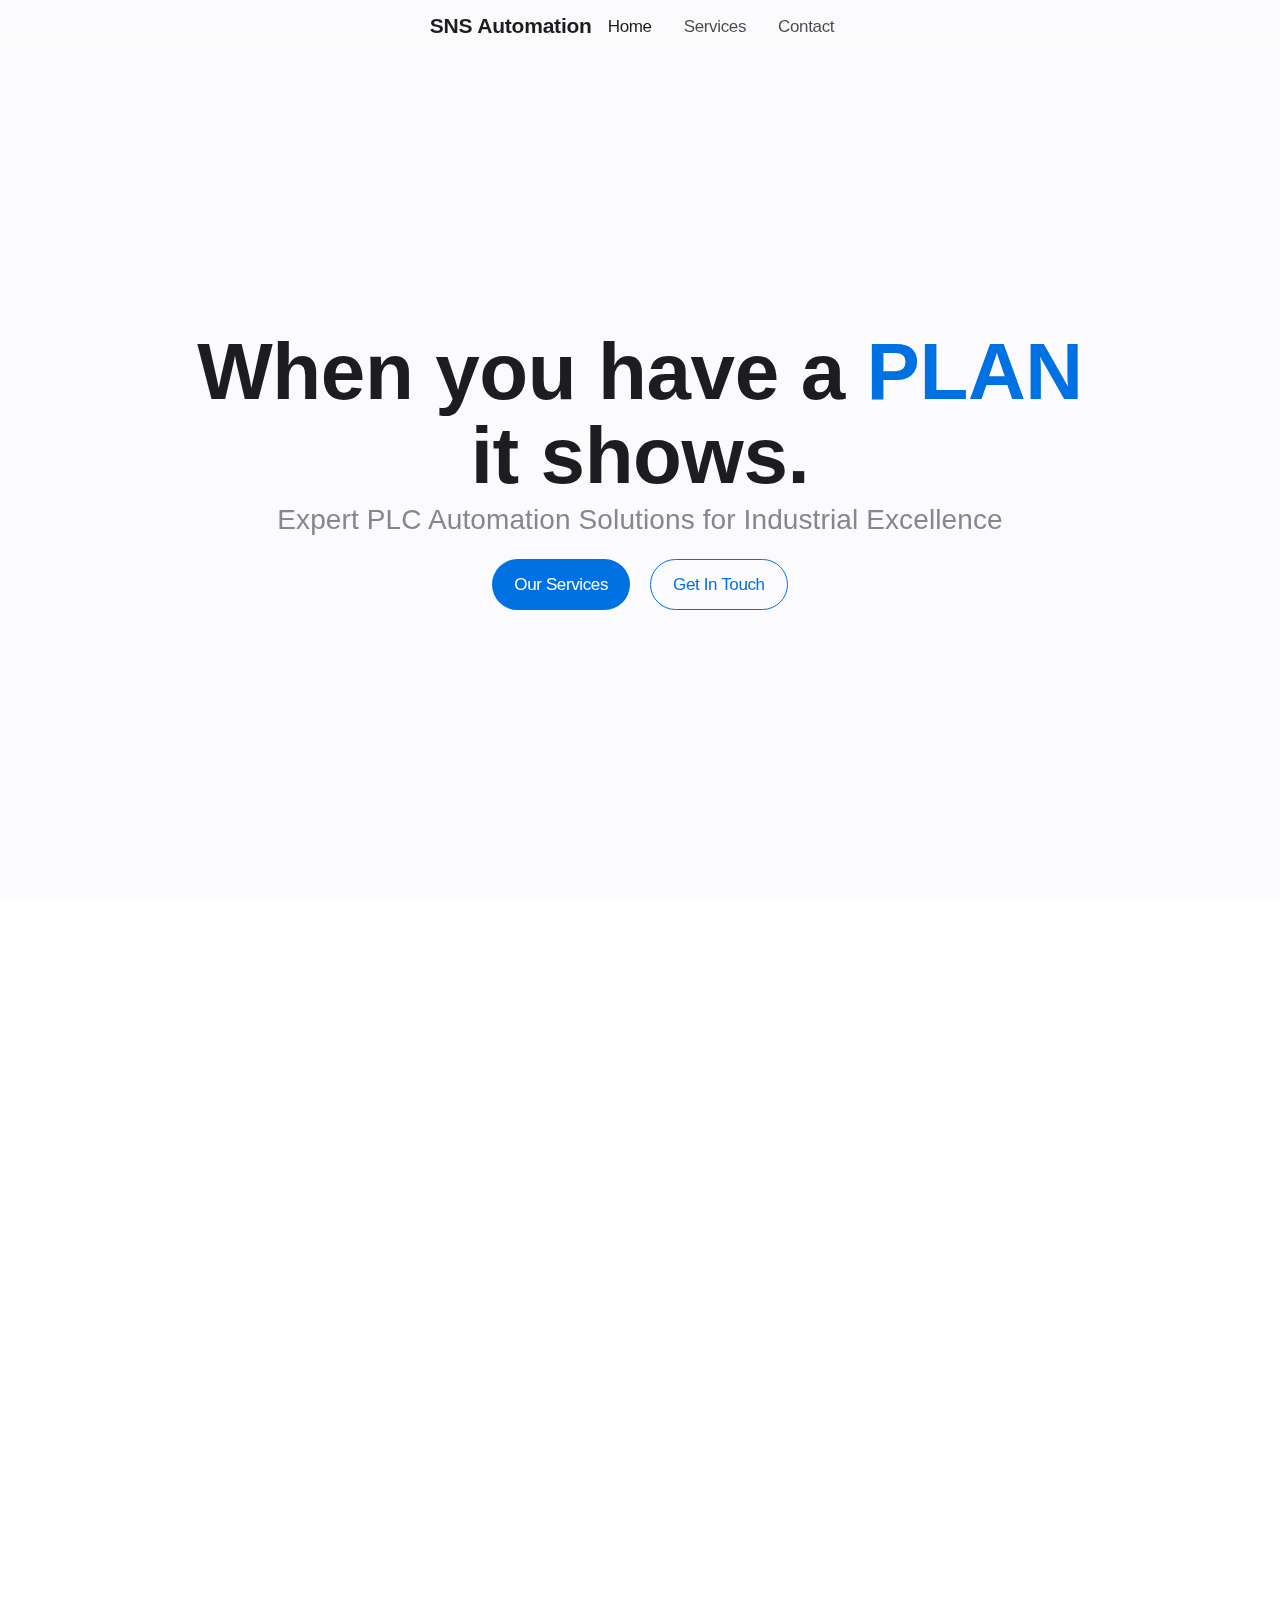
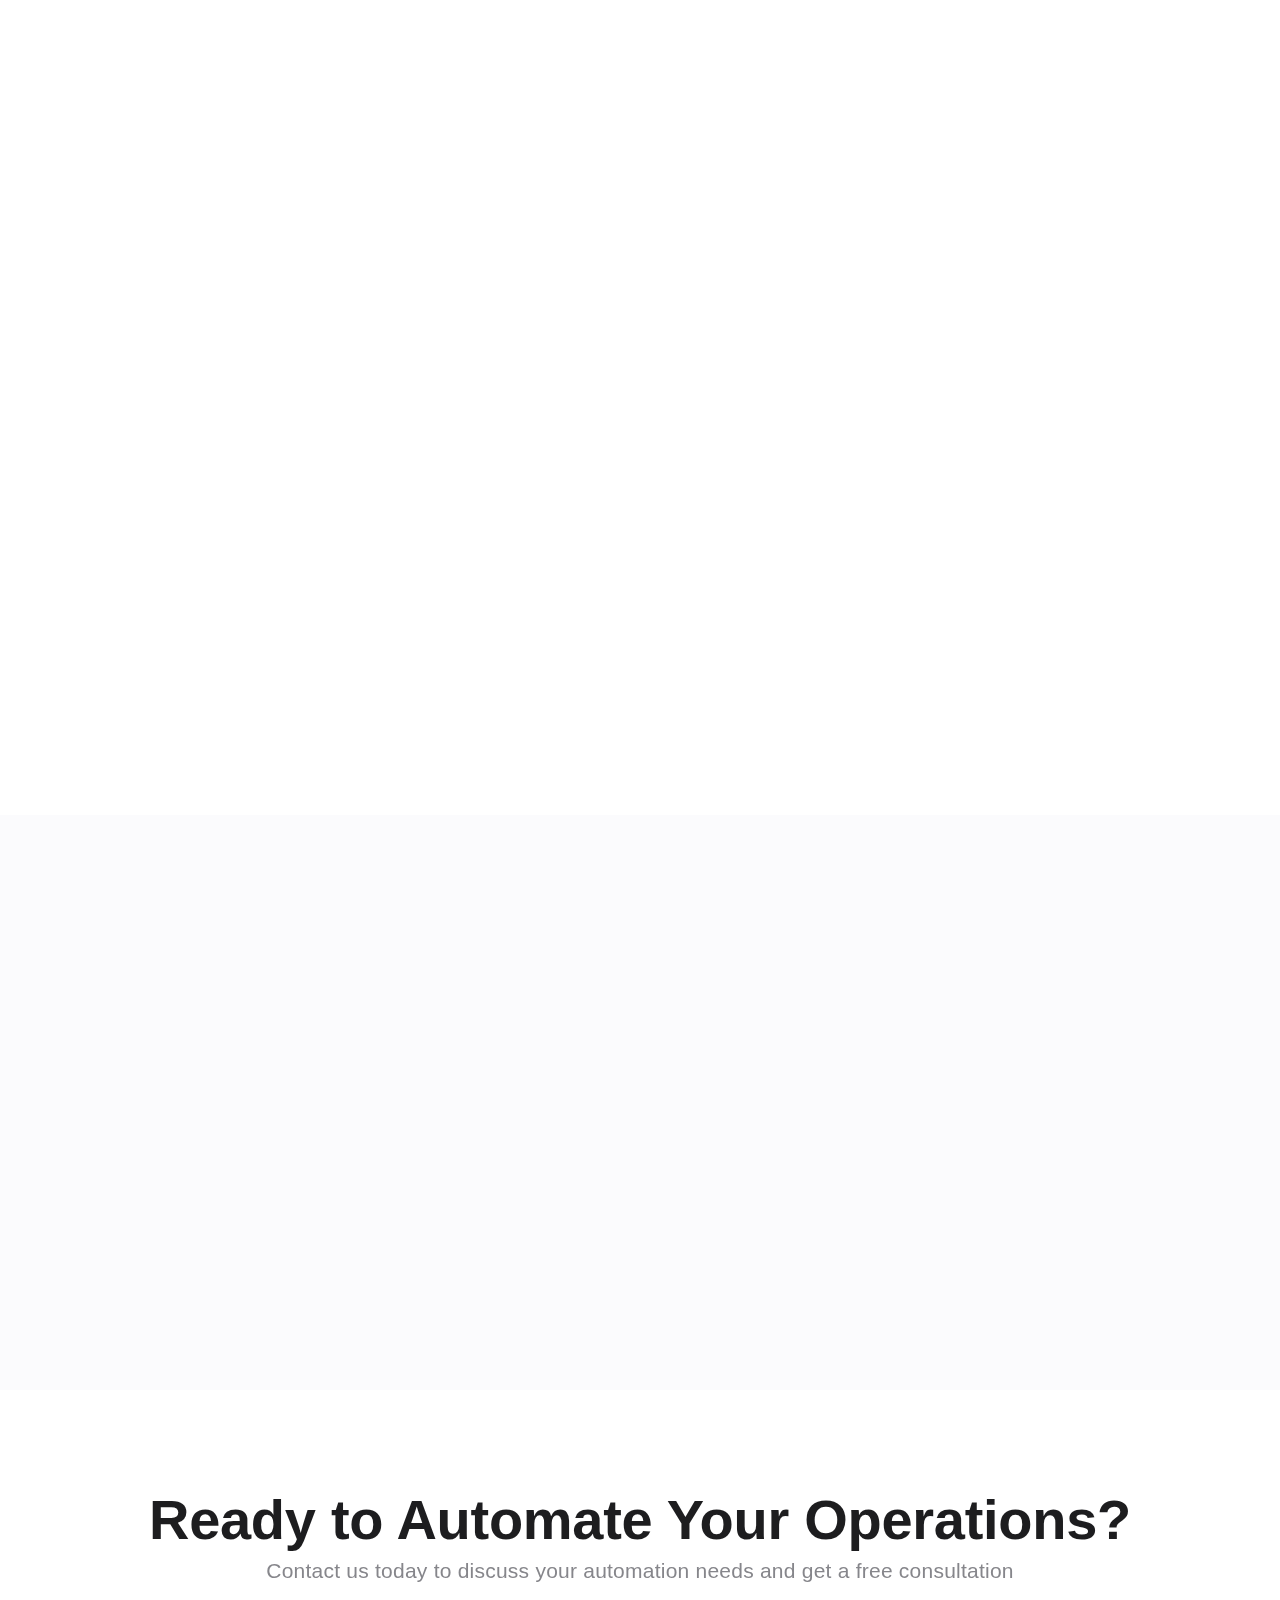
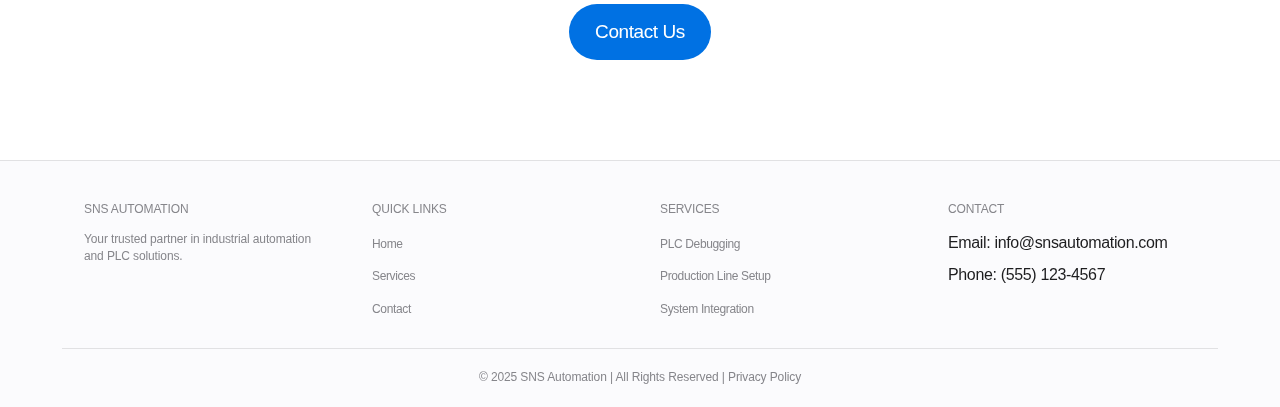
<file: index.html>
<!DOCTYPE html>
<html lang="en">
<head>
    <meta charset="UTF-8">
    <meta name="viewport" content="width=device-width, initial-scale=1.0">
    <title>SNS Automation - Industrial Automation Solutions</title>
    <link rel="stylesheet" href="styles.css">
</head>
<body>
    <!-- Navigation -->
    <nav class="navbar">
        <div class="container">
            <div class="nav-wrapper">
                <div class="logo">
                    <h1>SNS Automation</h1>
                </div>
                <ul class="nav-menu" id="navMenu">
                    <li><a href="index.html" class="active">Home</a></li>
                    <li><a href="services.html">Services</a></li>
                    <li><a href="contact.html">Contact</a></li>
                </ul>
                <div class="hamburger" id="hamburger">
                    <span></span>
                    <span></span>
                    <span></span>
                </div>
            </div>
        </div>
    </nav>

    <!-- Hero Section -->
    <section class="hero">
        <div class="hero-overlay"></div>
        <div class="container">
            <div class="hero-content">
                <h1 class="hero-title">When you have a <span class="highlight">PLAN</span> it shows.</h1>
                <p class="hero-subtitle">Expert PLC Automation Solutions for Industrial Excellence</p>
                <div class="hero-buttons">
                    <a href="services.html" class="btn btn-primary">Our Services</a>
                    <a href="contact.html" class="btn btn-secondary">Get In Touch</a>
                </div>
            </div>
        </div>
    </section>

    <!-- Quick Links -->
    <section class="quick-links">
        <div class="container">
            <div class="quick-links-grid">
                <div class="quick-link-card">
                    <h3>PLC Automation Services</h3>
                    <p>Expert debugging, programming, and system integration</p>
                    <a href="services.html" class="link-arrow">Learn More →</a>
                </div>
                <div class="quick-link-card">
                    <h3>Production Line Setup</h3>
                    <p>Complete automation solutions for your manufacturing needs</p>
                    <a href="services.html" class="link-arrow">Learn More →</a>
                </div>
            </div>
        </div>
    </section>

    <!-- What We Do Section -->
    <section class="what-we-do">
        <div class="container">
            <div class="section-header">
                <h2>What We Do</h2>
                <p class="section-subtitle">Your trusted partner in industrial automation</p>
            </div>
            <div class="services-grid">
                <div class="service-card">
                    <div class="service-icon">⚙️</div>
                    <h3>PLC Automation Debugging</h3>
                    <p>Expert troubleshooting and debugging services for PLC systems. We identify and resolve issues quickly to minimize downtime and maximize efficiency.</p>
                </div>
                <div class="service-card">
                    <div class="service-icon">🏭</div>
                    <h3>Production Line Setup</h3>
                    <p>Complete production line automation using PLC systems. From design to implementation, we ensure seamless integration and optimal performance.</p>
                </div>
                <div class="service-card">
                    <div class="service-icon">🔧</div>
                    <h3>System Integration</h3>
                    <p>Integrate PLC systems with existing equipment and machinery. We ensure all components work together harmoniously for maximum productivity.</p>
                </div>
                <div class="service-card">
                    <div class="service-icon">📊</div>
                    <h3>Program Development</h3>
                    <p>Custom PLC programming tailored to your specific manufacturing requirements. Efficient, reliable, and scalable solutions.</p>
                </div>
                <div class="service-card">
                    <div class="service-icon">🛠️</div>
                    <h3>Maintenance & Support</h3>
                    <p>Ongoing maintenance and technical support to keep your automation systems running smoothly. Preventive maintenance programs available.</p>
                </div>
                <div class="service-card">
                    <div class="service-icon">🎓</div>
                    <h3>Training & Consultation</h3>
                    <p>Comprehensive training programs for your team and expert consultation to help you make informed automation decisions.</p>
                </div>
            </div>
        </div>
    </section>

    <!-- Why Choose Us -->
    <section class="why-choose-us">
        <div class="container">
            <div class="section-header">
                <h2>Why Choose SNS Automation</h2>
            </div>
            <div class="features-grid">
                <div class="feature-item">
                    <h3>Expert Experience</h3>
                    <p>Years of combined experience in industrial automation and PLC systems</p>
                </div>
                <div class="feature-item">
                    <h3>Quality Service</h3>
                    <p>Dedicated to providing the highest quality automation solutions</p>
                </div>
                <div class="feature-item">
                    <h3>Customer Focus</h3>
                    <p>We understand your needs and work as your partner to deliver results</p>
                </div>
                <div class="feature-item">
                    <h3>Reliable Support</h3>
                    <p>Comprehensive support and maintenance to keep you running</p>
                </div>
            </div>
        </div>
    </section>

    <!-- CTA Section -->
    <section class="cta-section">
        <div class="container">
            <div class="cta-content">
                <h2>Ready to Automate Your Operations?</h2>
                <p>Contact us today to discuss your automation needs and get a free consultation</p>
                <a href="contact.html" class="btn btn-primary btn-large">Contact Us</a>
            </div>
        </div>
    </section>

    <!-- Footer -->
    <footer class="footer">
        <div class="container">
            <div class="footer-content">
                <div class="footer-section">
                    <h3>SNS Automation</h3>
                    <p>Your trusted partner in industrial automation and PLC solutions.</p>
                </div>
                <div class="footer-section">
                    <h4>Quick Links</h4>
                    <ul>
                        <li><a href="index.html">Home</a></li>
                        <li><a href="services.html">Services</a></li>
                        <li><a href="contact.html">Contact</a></li>
                    </ul>
                </div>
                <div class="footer-section">
                    <h4>Services</h4>
                    <ul>
                        <li><a href="services.html">PLC Debugging</a></li>
                        <li><a href="services.html">Production Line Setup</a></li>
                        <li><a href="services.html">System Integration</a></li>
                    </ul>
                </div>
                <div class="footer-section">
                    <h4>Contact</h4>
                    <ul>
                        <li>Email: info@snsautomation.com</li>
                        <li>Phone: (555) 123-4567</li>
                    </ul>
                </div>
            </div>
            <div class="footer-bottom">
                <p>&copy; 2025 SNS Automation | All Rights Reserved | Privacy Policy</p>
            </div>
        </div>
    </footer>

    <script src="script.js"></script>
</body>
</html>
</file>
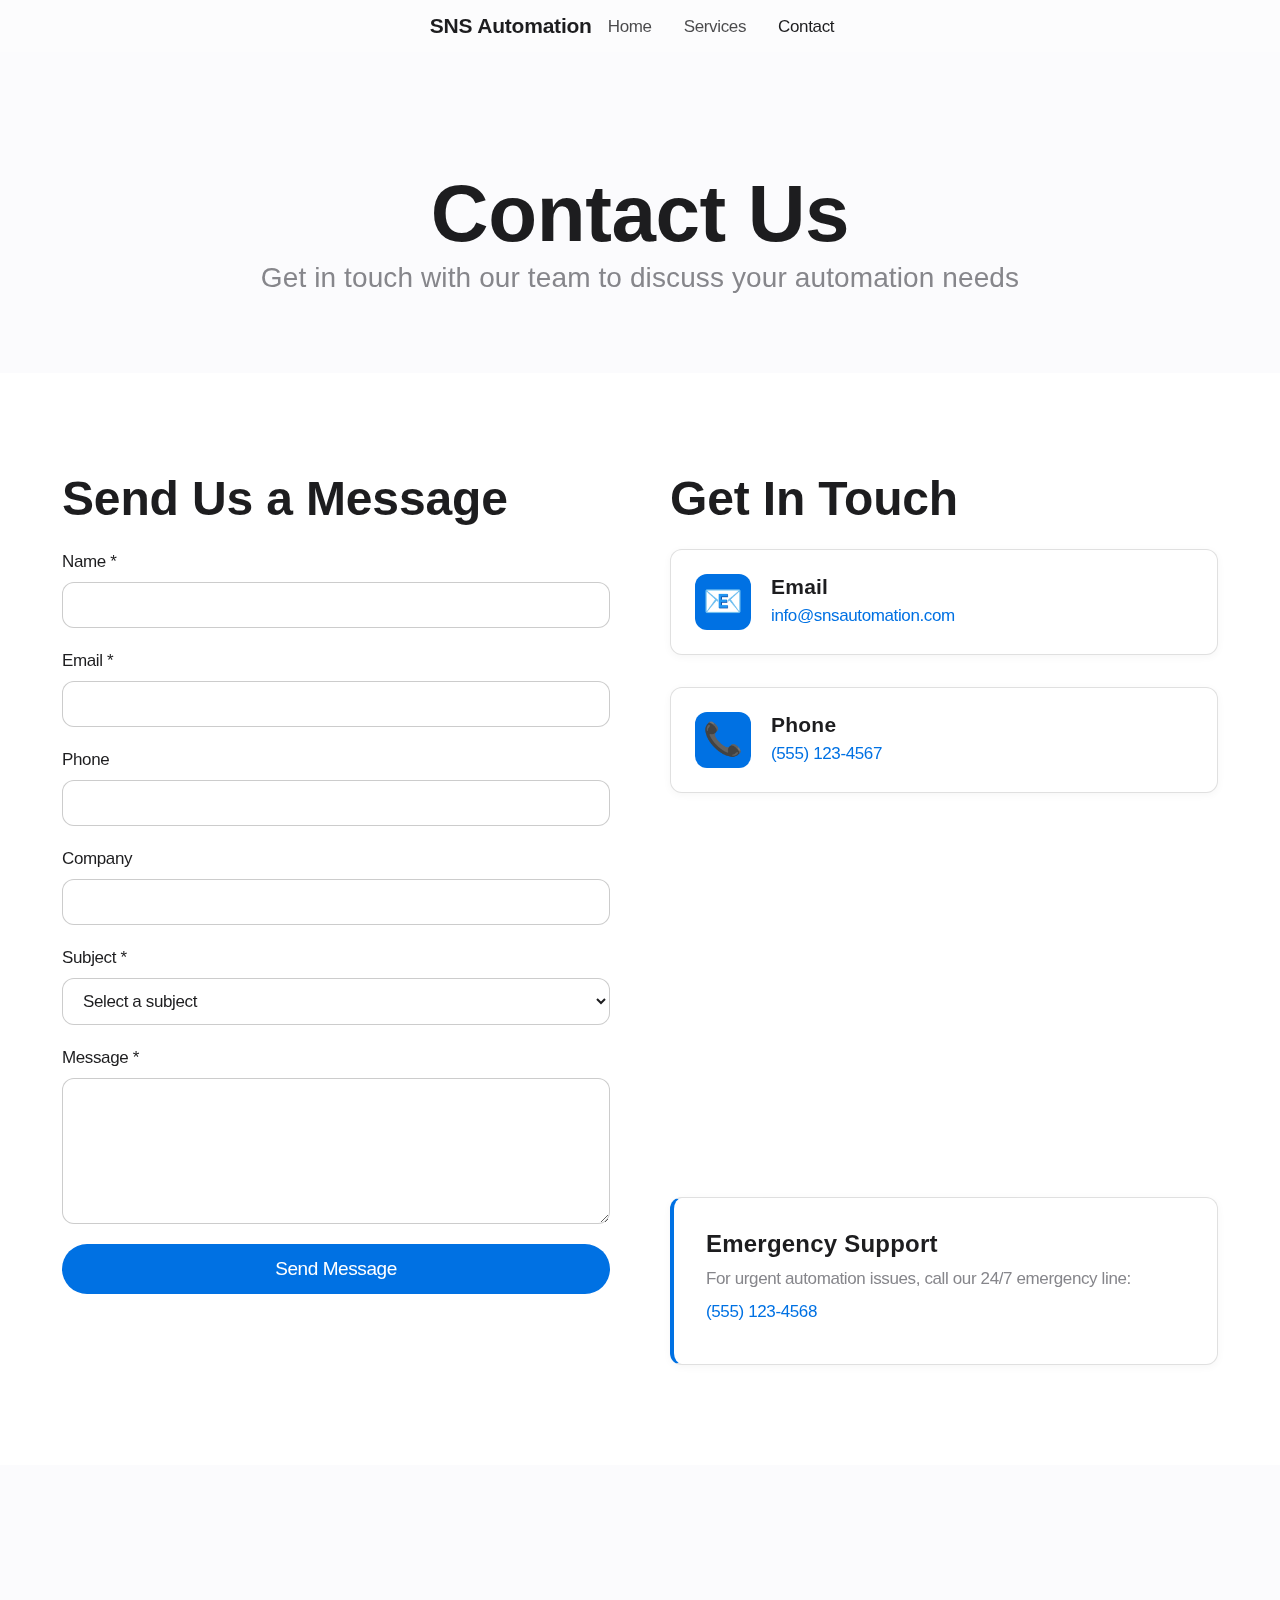
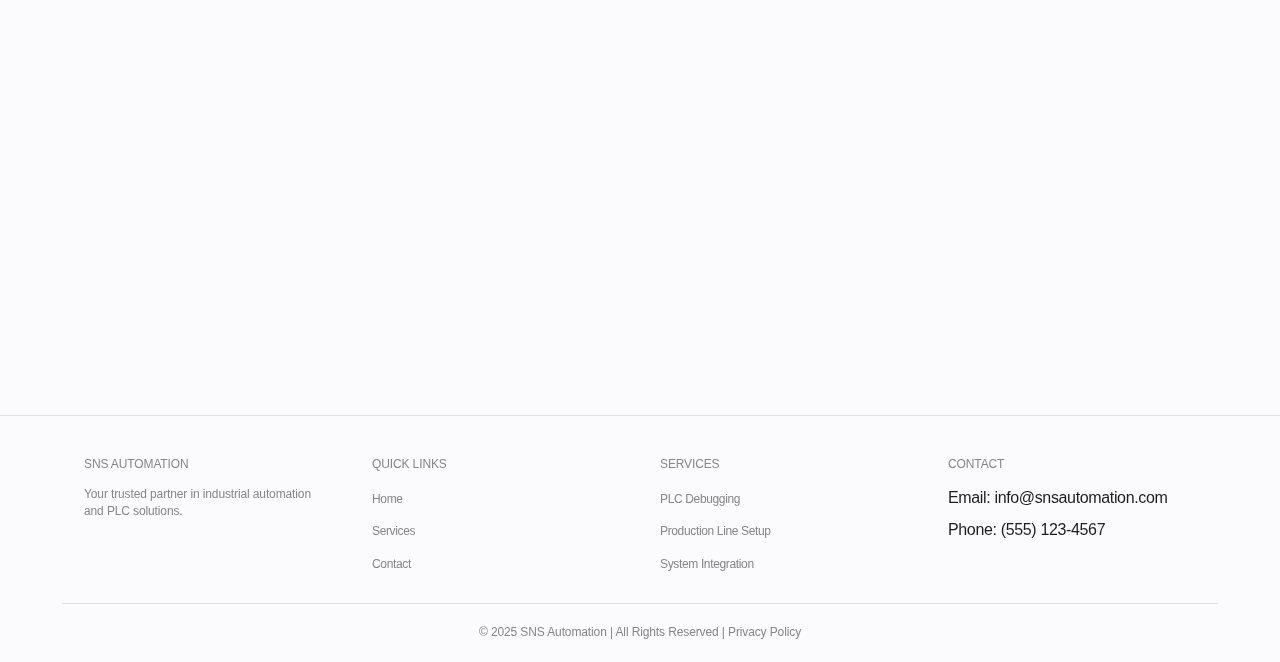
<file: contact.html>
<!DOCTYPE html>
<html lang="en">
<head>
    <meta charset="UTF-8">
    <meta name="viewport" content="width=device-width, initial-scale=1.0">
    <title>Contact Us - SNS Automation</title>
    <link rel="stylesheet" href="styles.css">
</head>
<body>
    <!-- Navigation -->
    <nav class="navbar">
        <div class="container">
            <div class="nav-wrapper">
                <div class="logo">
                    <h1>SNS Automation</h1>
                </div>
                <ul class="nav-menu" id="navMenu">
                    <li><a href="index.html">Home</a></li>
                    <li><a href="services.html">Services</a></li>
                    <li><a href="contact.html" class="active">Contact</a></li>
                </ul>
                <div class="hamburger" id="hamburger">
                    <span></span>
                    <span></span>
                    <span></span>
                </div>
            </div>
        </div>
    </nav>

    <!-- Page Header -->
    <section class="page-header">
        <div class="container">
            <h1>Contact Us</h1>
            <p>Get in touch with our team to discuss your automation needs</p>
        </div>
    </section>

    <!-- Contact Section -->
    <section class="contact-section">
        <div class="container">
            <div class="contact-wrapper">
                <!-- Contact Form -->
                <div class="contact-form-container">
                    <h2>Send Us a Message</h2>
                    <form class="contact-form" id="contactForm">
                        <div class="form-group">
                            <label for="name">Name *</label>
                            <input type="text" id="name" name="name" required>
                        </div>
                        <div class="form-group">
                            <label for="email">Email *</label>
                            <input type="email" id="email" name="email" required>
                        </div>
                        <div class="form-group">
                            <label for="phone">Phone</label>
                            <input type="tel" id="phone" name="phone">
                        </div>
                        <div class="form-group">
                            <label for="company">Company</label>
                            <input type="text" id="company" name="company">
                        </div>
                        <div class="form-group">
                            <label for="subject">Subject *</label>
                            <select id="subject" name="subject" required>
                                <option value="">Select a subject</option>
                                <option value="plc-debugging">PLC Automation Debugging</option>
                                <option value="production-setup">Production Line Setup</option>
                                <option value="system-integration">System Integration</option>
                                <option value="maintenance">Maintenance & Support</option>
                                <option value="training">Training & Consultation</option>
                                <option value="other">Other</option>
                            </select>
                        </div>
                        <div class="form-group">
                            <label for="message">Message *</label>
                            <textarea id="message" name="message" rows="6" required></textarea>
                        </div>
                        <button type="submit" class="btn btn-primary btn-large">Send Message</button>
                    </form>
                    <div id="formMessage" class="form-message"></div>
                </div>

                <!-- Contact Info -->
                <div class="contact-info-container">
                    <h2>Get In Touch</h2>
                    <div class="contact-info">
                        <div class="contact-info-item">
                            <div class="contact-icon">📧</div>
                            <div class="contact-details">
                                <h3>Email</h3>
                                <p><a href="mailto:info@snsautomation.com">info@snsautomation.com</a></p>
                            </div>
                        </div>
                        <div class="contact-info-item">
                            <div class="contact-icon">📞</div>
                            <div class="contact-details">
                                <h3>Phone</h3>
                                <p><a href="tel:+15551234567">(555) 123-4567</a></p>
                            </div>
                        </div>
                        <div class="contact-info-item">
                            <div class="contact-icon">📍</div>
                            <div class="contact-details">
                                <h3>Address</h3>
                                <p>123 Automation Drive<br>Industrial Park, ON<br>Canada</p>
                            </div>
                        </div>
                        <div class="contact-info-item">
                            <div class="contact-icon">🕒</div>
                            <div class="contact-details">
                                <h3>Business Hours</h3>
                                <p>Monday - Friday: 8:00 AM - 6:00 PM<br>Saturday: 9:00 AM - 1:00 PM<br>Sunday: Closed</p>
                            </div>
                        </div>
                    </div>

                    <div class="emergency-contact">
                        <h3>Emergency Support</h3>
                        <p>For urgent automation issues, call our 24/7 emergency line:</p>
                        <p class="emergency-phone"><a href="tel:+15551234568">(555) 123-4568</a></p>
                    </div>
                </div>
            </div>
        </div>
    </section>

    <!-- Why Contact Us -->
    <section class="why-contact">
        <div class="container">
            <div class="section-header">
                <h2>Why Contact SNS Automation?</h2>
            </div>
            <div class="benefits-grid">
                <div class="benefit-card">
                    <h3>Free Consultation</h3>
                    <p>Discuss your automation needs with our experts at no cost</p>
                </div>
                <div class="benefit-card">
                    <h3>Quick Response</h3>
                    <p>We respond to all inquiries within 24 hours</p>
                </div>
                <div class="benefit-card">
                    <h3>Expert Advice</h3>
                    <p>Get professional recommendations tailored to your industry</p>
                </div>
                <div class="benefit-card">
                    <h3>Custom Solutions</h3>
                    <p>We design solutions specifically for your requirements</p>
                </div>
            </div>
        </div>
    </section>

    <!-- Footer -->
    <footer class="footer">
        <div class="container">
            <div class="footer-content">
                <div class="footer-section">
                    <h3>SNS Automation</h3>
                    <p>Your trusted partner in industrial automation and PLC solutions.</p>
                </div>
                <div class="footer-section">
                    <h4>Quick Links</h4>
                    <ul>
                        <li><a href="index.html">Home</a></li>
                        <li><a href="services.html">Services</a></li>
                        <li><a href="contact.html">Contact</a></li>
                    </ul>
                </div>
                <div class="footer-section">
                    <h4>Services</h4>
                    <ul>
                        <li><a href="services.html">PLC Debugging</a></li>
                        <li><a href="services.html">Production Line Setup</a></li>
                        <li><a href="services.html">System Integration</a></li>
                    </ul>
                </div>
                <div class="footer-section">
                    <h4>Contact</h4>
                    <ul>
                        <li>Email: info@snsautomation.com</li>
                        <li>Phone: (555) 123-4567</li>
                    </ul>
                </div>
            </div>
            <div class="footer-bottom">
                <p>&copy; 2025 SNS Automation | All Rights Reserved | Privacy Policy</p>
            </div>
        </div>
    </footer>

    <script src="script.js"></script>
</body>
</html>
</file>
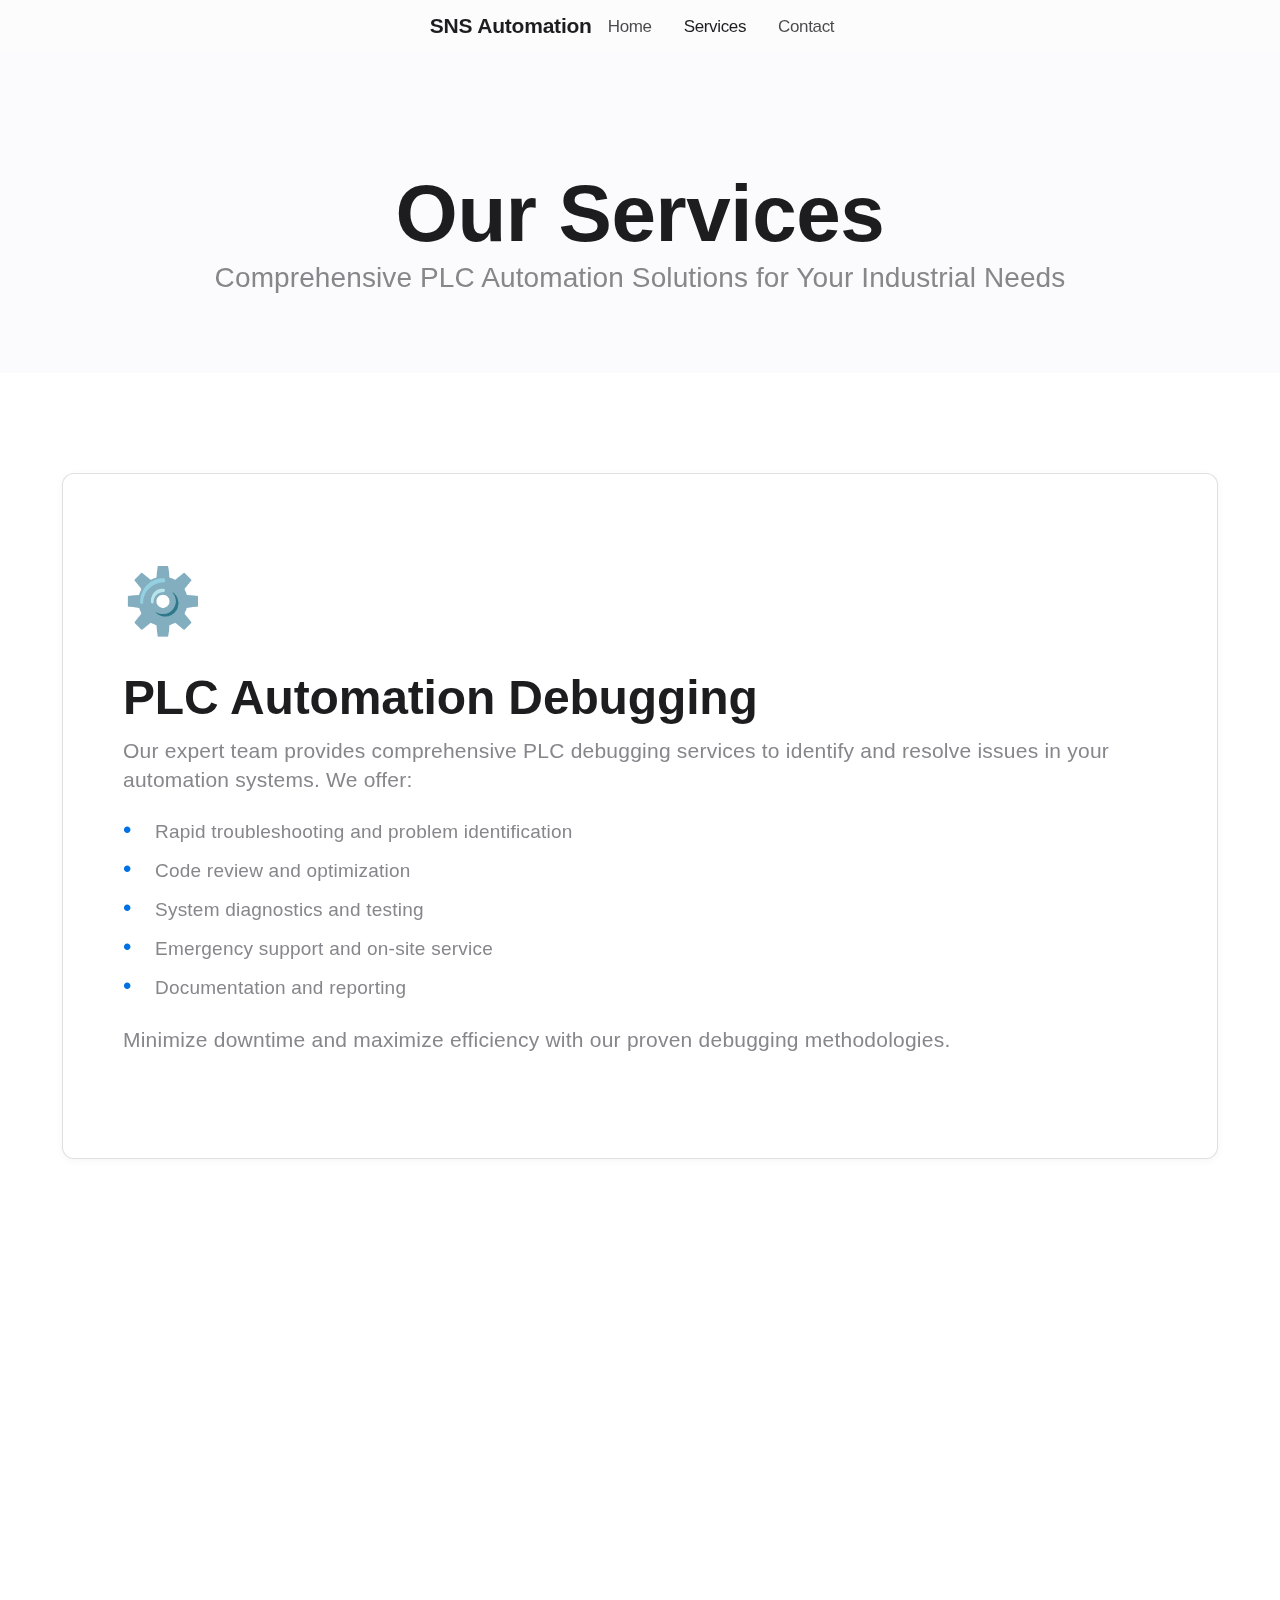
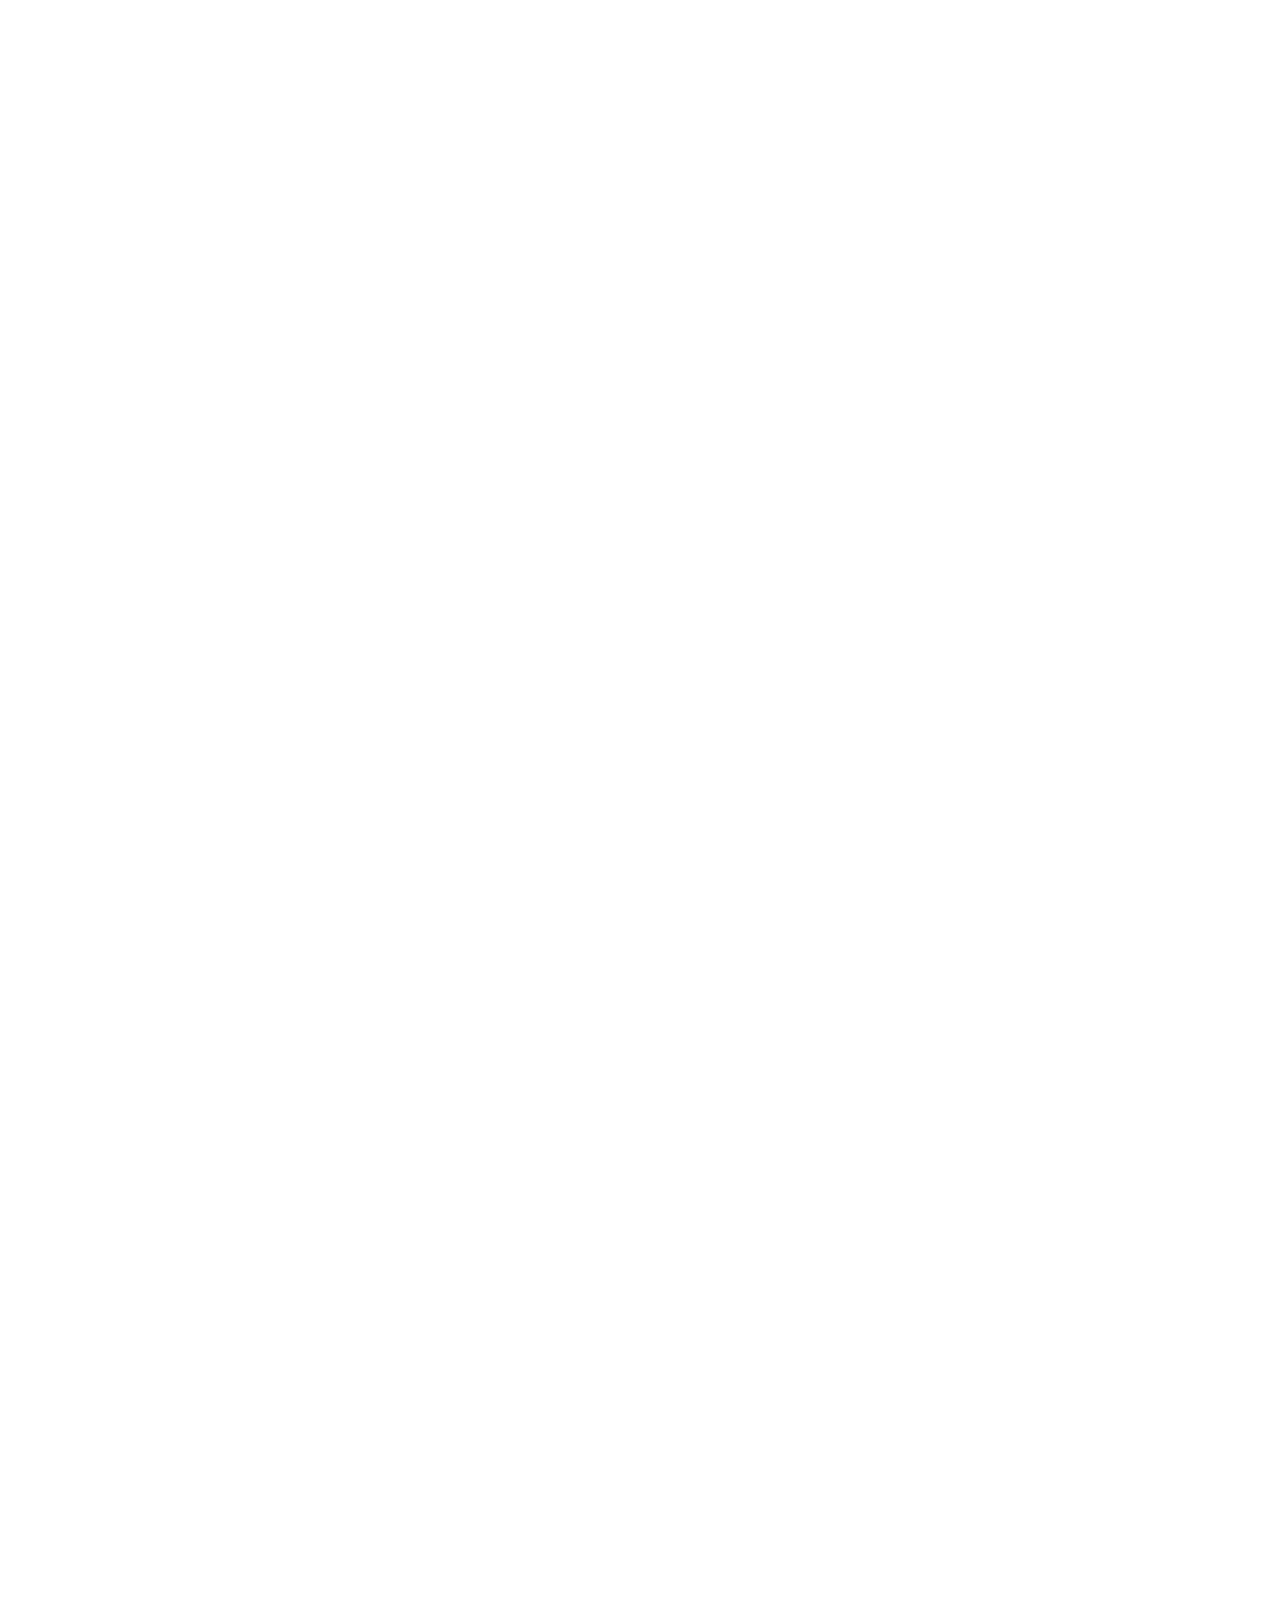
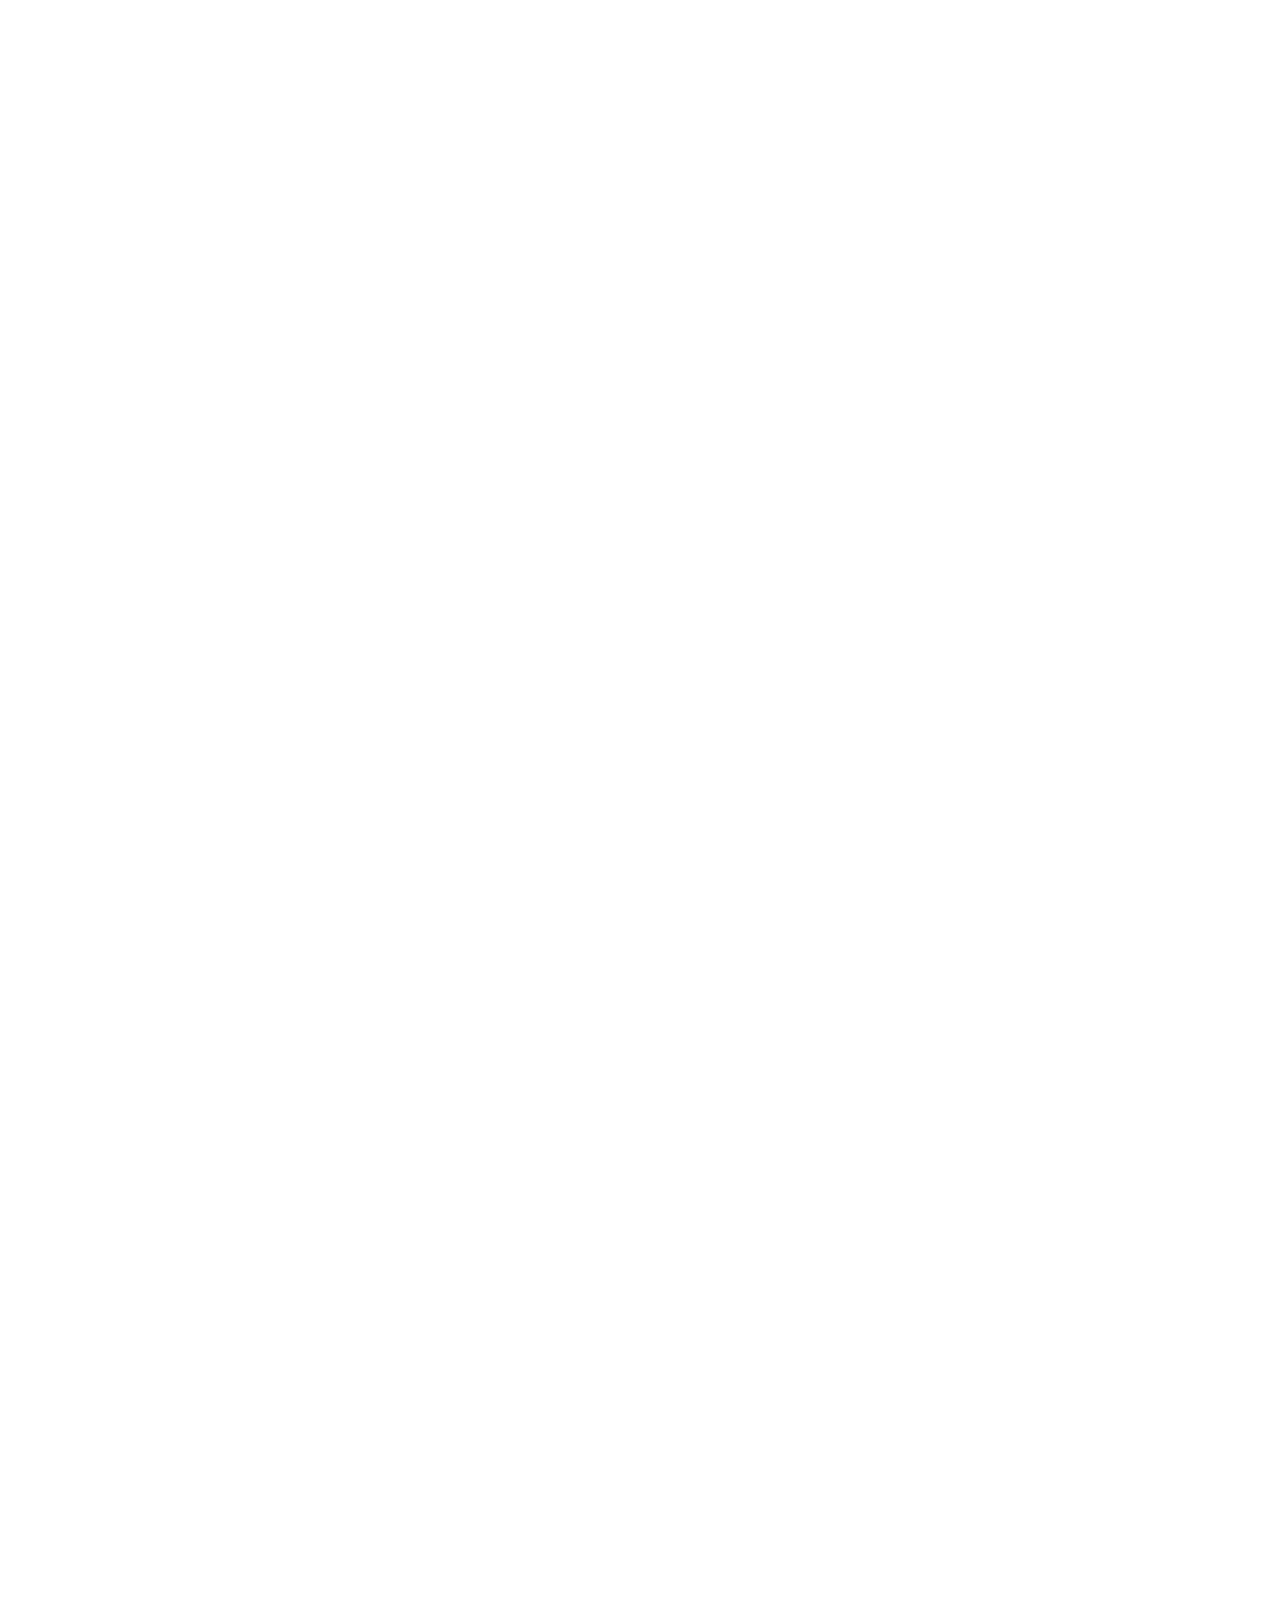
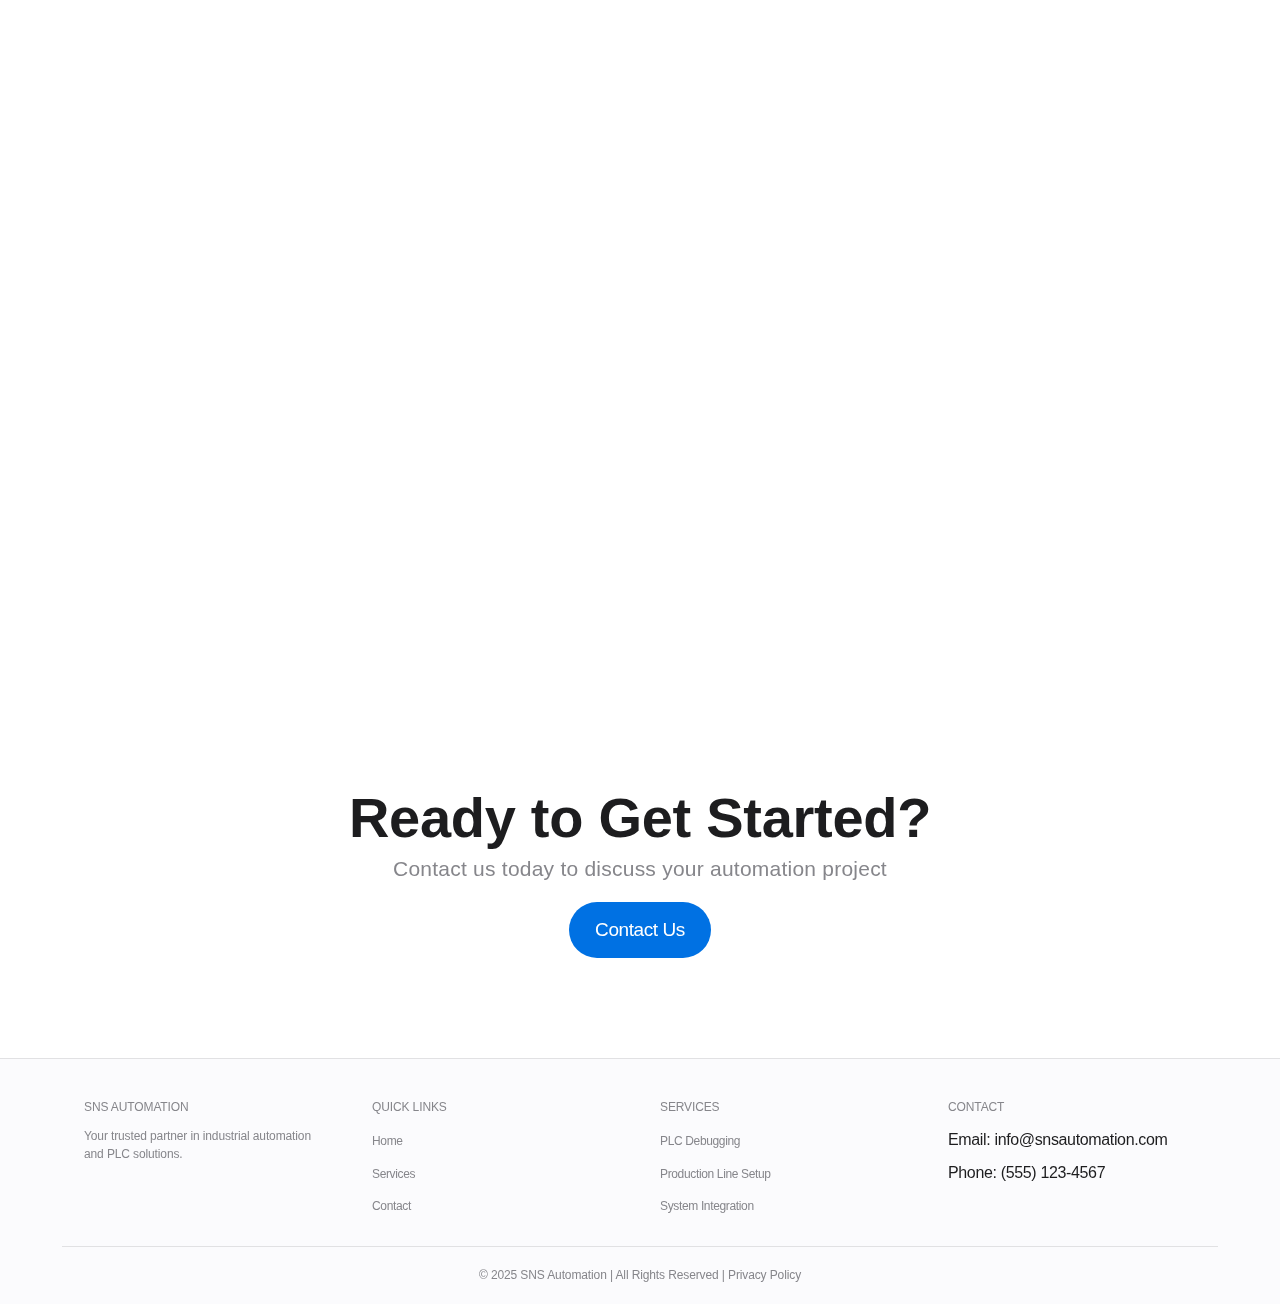
<file: services.html>
<!DOCTYPE html>
<html lang="en">
<head>
    <meta charset="UTF-8">
    <meta name="viewport" content="width=device-width, initial-scale=1.0">
    <title>Services - SNS Automation</title>
    <link rel="stylesheet" href="styles.css">
</head>
<body>
    <!-- Navigation -->
    <nav class="navbar">
        <div class="container">
            <div class="nav-wrapper">
                <div class="logo">
                    <h1>SNS Automation</h1>
                </div>
                <ul class="nav-menu" id="navMenu">
                    <li><a href="index.html">Home</a></li>
                    <li><a href="services.html" class="active">Services</a></li>
                    <li><a href="contact.html">Contact</a></li>
                </ul>
                <div class="hamburger" id="hamburger">
                    <span></span>
                    <span></span>
                    <span></span>
                </div>
            </div>
        </div>
    </nav>

    <!-- Page Header -->
    <section class="page-header">
        <div class="container">
            <h1>Our Services</h1>
            <p>Comprehensive PLC Automation Solutions for Your Industrial Needs</p>
        </div>
    </section>

    <!-- Services Detail Section -->
    <section class="services-detail">
        <div class="container">
            <div class="service-detail-grid">
                <div class="service-detail-card">
                    <div class="service-detail-icon">⚙️</div>
                    <h2>PLC Automation Debugging</h2>
                    <p>Our expert team provides comprehensive PLC debugging services to identify and resolve issues in your automation systems. We offer:</p>
                    <ul>
                        <li>Rapid troubleshooting and problem identification</li>
                        <li>Code review and optimization</li>
                        <li>System diagnostics and testing</li>
                        <li>Emergency support and on-site service</li>
                        <li>Documentation and reporting</li>
                    </ul>
                    <p>Minimize downtime and maximize efficiency with our proven debugging methodologies.</p>
                </div>

                <div class="service-detail-card">
                    <div class="service-detail-icon">🏭</div>
                    <h2>Production Line Setup Using PLC Automation</h2>
                    <p>Complete production line automation solutions from concept to implementation. Our services include:</p>
                    <ul>
                        <li>System design and engineering</li>
                        <li>PLC programming and configuration</li>
                        <li>Equipment integration and commissioning</li>
                        <li>HMI/SCADA system development</li>
                        <li>Testing and validation</li>
                        <li>Training and documentation</li>
                    </ul>
                    <p>We work closely with you to design and implement automation solutions that meet your specific production requirements.</p>
                </div>

                <div class="service-detail-card">
                    <div class="service-detail-icon">🔧</div>
                    <h2>System Integration</h2>
                    <p>Seamlessly integrate PLC systems with your existing equipment and machinery. Services include:</p>
                    <ul>
                        <li>Legacy system integration</li>
                        <li>Multi-vendor equipment connectivity</li>
                        <li>Network configuration and setup</li>
                        <li>Data acquisition and monitoring</li>
                        <li>Protocol conversion and communication</li>
                    </ul>
                </div>

                <div class="service-detail-card">
                    <div class="service-detail-icon">📊</div>
                    <h2>Custom Program Development</h2>
                    <p>Tailored PLC programming solutions designed specifically for your manufacturing processes:</p>
                    <ul>
                        <li>Custom logic development</li>
                        <li>Sequential and batch control programming</li>
                        <li>Motion control and robotics integration</li>
                        <li>Safety system programming</li>
                        <li>Quality control and inspection systems</li>
                    </ul>
                </div>

                <div class="service-detail-card">
                    <div class="service-detail-icon">🛠️</div>
                    <h2>Maintenance & Support</h2>
                    <p>Keep your automation systems running smoothly with our comprehensive maintenance services:</p>
                    <ul>
                        <li>Preventive maintenance programs</li>
                        <li>24/7 emergency support</li>
                        <li>Remote monitoring and diagnostics</li>
                        <li>System upgrades and modernization</li>
                        <li>Spare parts management</li>
                    </ul>
                </div>

                <div class="service-detail-card">
                    <div class="service-detail-icon">🎓</div>
                    <h2>Training & Consultation</h2>
                    <p>Empower your team with knowledge and expert guidance:</p>
                    <ul>
                        <li>PLC programming training</li>
                        <li>System operation and maintenance training</li>
                        <li>Automation strategy consultation</li>
                        <li>Technology assessment and recommendations</li>
                        <li>ROI analysis and feasibility studies</li>
                    </ul>
                </div>
            </div>
        </div>
    </section>

    <!-- Industries Section -->
    <section class="industries">
        <div class="container">
            <div class="section-header">
                <h2>Industries We Serve</h2>
                <p class="section-subtitle">Expert automation solutions across various industries</p>
            </div>
            <div class="industries-grid">
                <div class="industry-card">
                    <h3>Manufacturing</h3>
                    <p>Automation solutions for manufacturing processes</p>
                </div>
                <div class="industry-card">
                    <h3>Food & Beverage</h3>
                    <p>Production line automation for food processing</p>
                </div>
                <div class="industry-card">
                    <h3>Pharmaceutical</h3>
                    <p>Precision automation for pharmaceutical production</p>
                </div>
                <div class="industry-card">
                    <h3>Automotive</h3>
                    <p>Assembly line and testing automation</p>
                </div>
                <div class="industry-card">
                    <h3>Packaging</h3>
                    <p>Automated packaging and material handling</p>
                </div>
                <div class="industry-card">
                    <h3>Chemical</h3>
                    <p>Process control and safety automation</p>
                </div>
            </div>
        </div>
    </section>

    <!-- CTA Section -->
    <section class="cta-section">
        <div class="container">
            <div class="cta-content">
                <h2>Ready to Get Started?</h2>
                <p>Contact us today to discuss your automation project</p>
                <a href="contact.html" class="btn btn-primary btn-large">Contact Us</a>
            </div>
        </div>
    </section>

    <!-- Footer -->
    <footer class="footer">
        <div class="container">
            <div class="footer-content">
                <div class="footer-section">
                    <h3>SNS Automation</h3>
                    <p>Your trusted partner in industrial automation and PLC solutions.</p>
                </div>
                <div class="footer-section">
                    <h4>Quick Links</h4>
                    <ul>
                        <li><a href="index.html">Home</a></li>
                        <li><a href="services.html">Services</a></li>
                        <li><a href="contact.html">Contact</a></li>
                    </ul>
                </div>
                <div class="footer-section">
                    <h4>Services</h4>
                    <ul>
                        <li><a href="services.html">PLC Debugging</a></li>
                        <li><a href="services.html">Production Line Setup</a></li>
                        <li><a href="services.html">System Integration</a></li>
                    </ul>
                </div>
                <div class="footer-section">
                    <h4>Contact</h4>
                    <ul>
                        <li>Email: info@snsautomation.com</li>
                        <li>Phone: (555) 123-4567</li>
                    </ul>
                </div>
            </div>
            <div class="footer-bottom">
                <p>&copy; 2025 SNS Automation | All Rights Reserved | Privacy Policy</p>
            </div>
        </div>
    </footer>

    <script src="script.js"></script>
</body>
</html>
</file>
<file: styles.css>
/* Apple-Inspired Premium Design */
* {
    margin: 0;
    padding: 0;
    box-sizing: border-box;
}

:root {
    --apple-black: #1d1d1f;
    --apple-gray: #86868b;
    --apple-light-gray: #f5f5f7;
    --apple-blue: #0071e3;
    --apple-blue-hover: #0077ed;
    --text-primary: #1d1d1f;
    --text-secondary: #86868b;
    --bg-white: #ffffff;
    --bg-light: #fbfbfd;
}

html {
    scroll-behavior: smooth;
    -webkit-font-smoothing: antialiased;
    -moz-osx-font-smoothing: grayscale;
}

body {
    font-family: -apple-system, BlinkMacSystemFont, 'SF Pro Display', 'SF Pro Text', 'Helvetica Neue', Helvetica, Arial, sans-serif;
    line-height: 1.47059;
    font-weight: 400;
    letter-spacing: -0.022em;
    color: var(--text-primary);
    background-color: var(--bg-white);
    overflow-x: hidden;
}

.container {
    max-width: 1200px;
    margin: 0 auto;
    padding: 0 22px;
}

/* Navigation - Apple Style */
.navbar {
    background-color: rgba(251, 251, 253, 0.8);
    backdrop-filter: saturate(180%) blur(20px);
    -webkit-backdrop-filter: saturate(180%) blur(20px);
    position: fixed;
    top: 0;
    left: 0;
    right: 0;
    z-index: 1000;
    padding: 0;
    height: 52px;
    display: flex;
    align-items: center;
    transition: background-color 0.3s ease;
}

.navbar.scrolled {
    background-color: rgba(251, 251, 253, 0.95);
    box-shadow: 0 1px 0 rgba(0, 0, 0, 0.05);
}

.nav-wrapper {
    display: flex;
    justify-content: space-between;
    align-items: center;
    width: 100%;
    max-width: 1200px;
    margin: 0 auto;
    padding: 0 22px;
}

.logo {
    flex: 0 0 auto;
}

.logo h1 {
    font-size: 21px;
    font-weight: 600;
    color: var(--text-primary);
    letter-spacing: -0.01em;
    margin: 0;
    white-space: nowrap;
}

.nav-menu {
    display: flex;
    list-style: none;
    gap: 0;
    align-items: center;
    margin: 0;
    padding: 0;
    flex: 0 0 auto;
    margin-left: auto;
}

.nav-menu li {
    margin: 0;
}

.nav-menu a {
    text-decoration: none;
    color: var(--text-primary);
    font-size: 17px;
    font-weight: 400;
    padding: 8px 16px;
    transition: opacity 0.3s ease;
    opacity: 0.8;
    white-space: nowrap;
}

.nav-menu a:hover,
.nav-menu a.active {
    opacity: 1;
}

.nav-menu a.active {
    font-weight: 500;
}

.hamburger {
    display: none;
    flex-direction: column;
    cursor: pointer;
    gap: 4px;
    padding: 8px;
}

.hamburger span {
    width: 17px;
    height: 1px;
    background-color: var(--text-primary);
    transition: all 0.3s cubic-bezier(0.4, 0, 0.2, 1);
}

.hamburger.active span:nth-child(1) {
    transform: rotate(45deg) translate(5px, 5px);
}

.hamburger.active span:nth-child(2) {
    opacity: 0;
}

.hamburger.active span:nth-child(3) {
    transform: rotate(-45deg) translate(5px, -5px);
}

/* Hero Section - Apple Style */
.hero {
    background: var(--bg-light);
    color: var(--text-primary);
    padding: 120px 0 80px;
    min-height: 100vh;
    display: flex;
    align-items: center;
    position: relative;
    overflow: hidden;
}

.hero-overlay {
    display: none;
}

.hero-content {
    text-align: center;
    max-width: 980px;
    margin: 0 auto;
    padding: 0 22px;
    animation: fadeInUp 1s cubic-bezier(0.4, 0, 0.2, 1);
}

@keyframes fadeInUp {
    from {
        opacity: 0;
        transform: translateY(40px);
    }
    to {
        opacity: 1;
        transform: translateY(0);
    }
}

.hero-title {
    font-size: clamp(48px, 8vw, 80px);
    font-weight: 600;
    line-height: 1.05;
    letter-spacing: -0.005em;
    margin-bottom: 6px;
    color: var(--text-primary);
}

.hero-title .highlight {
    color: var(--apple-blue);
}

.hero-subtitle {
    font-size: clamp(21px, 3vw, 28px);
    font-weight: 400;
    line-height: 1.107;
    letter-spacing: 0.004em;
    color: var(--text-secondary);
    margin-bottom: 19px;
    margin-top: 6px;
}

.hero-buttons {
    display: flex;
    gap: 20px;
    justify-content: center;
    flex-wrap: wrap;
    margin-top: 24px;
}

/* Buttons - Apple Style */
.btn {
    padding: 12px 22px;
    border: none;
    border-radius: 980px;
    font-size: 17px;
    font-weight: 400;
    cursor: pointer;
    text-decoration: none;
    display: inline-flex;
    align-items: center;
    justify-content: center;
    transition: all 0.3s cubic-bezier(0.4, 0, 0.2, 1);
    letter-spacing: -0.022em;
    min-width: 28px;
    background: var(--apple-blue);
    color: white;
}

.btn-primary {
    background: var(--apple-blue);
    color: white;
}

.btn-primary:hover {
    background: var(--apple-blue-hover);
    transform: scale(1.05);
}

.btn-secondary {
    background: transparent;
    color: var(--apple-blue);
    border: 1px solid var(--apple-blue);
}

.btn-secondary:hover {
    background: var(--apple-blue);
    color: white;
    transform: scale(1.05);
}

.btn-large {
    padding: 14px 26px;
    font-size: 19px;
}

/* Quick Links - Apple Style */
.quick-links {
    padding: 80px 0;
    background: var(--bg-white);
}

.quick-links-grid {
    display: grid;
    grid-template-columns: repeat(2, 1fr);
    gap: 24px;
    max-width: 1200px;
    margin: 0 auto;
}

.quick-link-card {
    background: var(--bg-white);
    padding: 60px 40px;
    border: 1px solid rgba(0, 0, 0, 0.12);
    border-radius: 12px;
    text-align: center;
    transition: all 0.3s cubic-bezier(0.4, 0, 0.2, 1);
    position: relative;
    box-shadow: 0 2px 8px rgba(0, 0, 0, 0.04);
}

.quick-link-card:hover {
    background: var(--bg-white);
    transform: translateY(-4px);
    border-color: rgba(0, 0, 0, 0.2);
    box-shadow: 0 8px 24px rgba(0, 0, 0, 0.12);
}

.quick-link-card h3 {
    font-size: 32px;
    font-weight: 600;
    line-height: 1.125;
    letter-spacing: 0.004em;
    color: var(--text-primary);
    margin-bottom: 8px;
}

.quick-link-card p {
    font-size: 19px;
    font-weight: 400;
    line-height: 1.21053;
    letter-spacing: 0.012em;
    color: var(--text-secondary);
    margin-bottom: 19px;
}

.link-arrow {
    color: var(--apple-blue);
    text-decoration: none;
    font-size: 19px;
    font-weight: 400;
    transition: all 0.3s ease;
    display: inline-flex;
    align-items: center;
    gap: 8px;
}

.link-arrow:hover {
    text-decoration: underline;
}

/* Section Styles - Apple Style */
.section-header {
    text-align: center;
    margin-bottom: 60px;
    padding: 0 22px;
}

.section-header h2 {
    font-size: clamp(40px, 6vw, 56px);
    font-weight: 600;
    line-height: 1.07143;
    letter-spacing: -0.005em;
    color: var(--text-primary);
    margin-bottom: 6px;
}

.section-subtitle {
    font-size: 21px;
    font-weight: 400;
    line-height: 1.381;
    letter-spacing: 0.011em;
    color: var(--text-secondary);
    margin-top: 6px;
}

/* What We Do Section - Apple Style */
.what-we-do {
    padding: 100px 0;
    background: var(--bg-white);
}

.services-grid {
    display: grid;
    grid-template-columns: repeat(3, 1fr);
    gap: 24px;
    max-width: 1200px;
    margin: 0 auto;
}

.service-card {
    background: var(--bg-white);
    padding: 60px 40px;
    border: 1px solid rgba(0, 0, 0, 0.12);
    border-radius: 12px;
    text-align: center;
    transition: all 0.3s cubic-bezier(0.4, 0, 0.2, 1);
    position: relative;
    box-shadow: 0 2px 8px rgba(0, 0, 0, 0.04);
}

.service-card:hover {
    background: var(--bg-white);
    transform: translateY(-4px);
    border-color: rgba(0, 0, 0, 0.2);
    box-shadow: 0 8px 24px rgba(0, 0, 0, 0.12);
}

.service-icon {
    font-size: 48px;
    margin-bottom: 16px;
    display: block;
    transition: transform 0.3s ease;
}

.service-card:hover .service-icon {
    transform: scale(1.1);
}

.service-card h3 {
    font-size: 24px;
    font-weight: 600;
    line-height: 1.16667;
    letter-spacing: 0.009em;
    color: var(--text-primary);
    margin-bottom: 8px;
}

.service-card p {
    font-size: 17px;
    font-weight: 400;
    line-height: 1.47059;
    letter-spacing: -0.022em;
    color: var(--text-secondary);
}

/* Why Choose Us - Apple Style */
.why-choose-us {
    padding: 100px 0;
    background: var(--bg-light);
}

.features-grid {
    display: grid;
    grid-template-columns: repeat(4, 1fr);
    gap: 24px;
    max-width: 1200px;
    margin: 0 auto;
}

.feature-item {
    background: var(--bg-white);
    padding: 60px 30px;
    border: 1px solid rgba(0, 0, 0, 0.12);
    border-radius: 12px;
    text-align: center;
    transition: all 0.3s cubic-bezier(0.4, 0, 0.2, 1);
    position: relative;
    box-shadow: 0 2px 8px rgba(0, 0, 0, 0.04);
}

.feature-item:hover {
    background: var(--bg-white);
    transform: translateY(-4px);
    border-color: rgba(0, 0, 0, 0.2);
    box-shadow: 0 8px 24px rgba(0, 0, 0, 0.12);
}

.feature-item h3 {
    font-size: 21px;
    font-weight: 600;
    line-height: 1.19048;
    letter-spacing: 0.011em;
    color: var(--text-primary);
    margin-bottom: 8px;
}

.feature-item p {
    font-size: 17px;
    font-weight: 400;
    line-height: 1.47059;
    letter-spacing: -0.022em;
    color: var(--text-secondary);
}

/* CTA Section - Apple Style */
.cta-section {
    padding: 100px 0;
    background: var(--bg-white);
    text-align: center;
}

.cta-content h2 {
    font-size: clamp(40px, 6vw, 56px);
    font-weight: 600;
    line-height: 1.07143;
    letter-spacing: -0.005em;
    color: var(--text-primary);
    margin-bottom: 6px;
}

.cta-content p {
    font-size: 21px;
    font-weight: 400;
    line-height: 1.381;
    letter-spacing: 0.011em;
    color: var(--text-secondary);
    margin-bottom: 19px;
    margin-top: 6px;
}

/* Page Header - Apple Style */
.page-header {
    background: var(--bg-light);
    color: var(--text-primary);
    padding: 120px 0 80px;
    text-align: center;
    margin-top: 52px;
}

.page-header h1 {
    font-size: clamp(48px, 8vw, 80px);
    font-weight: 600;
    line-height: 1.05;
    letter-spacing: -0.005em;
    margin-bottom: 6px;
}

.page-header p {
    font-size: clamp(21px, 3vw, 28px);
    font-weight: 400;
    line-height: 1.107;
    letter-spacing: 0.004em;
    color: var(--text-secondary);
    margin-top: 6px;
}

/* Services Detail - Apple Style */
.services-detail {
    padding: 100px 0;
    background: var(--bg-white);
}

.service-detail-grid {
    display: grid;
    gap: 24px;
    max-width: 1200px;
    margin: 0 auto;
}

.service-detail-card {
    background: var(--bg-white);
    padding: 80px 60px;
    border: 1px solid rgba(0, 0, 0, 0.12);
    border-radius: 12px;
    transition: all 0.3s cubic-bezier(0.4, 0, 0.2, 1);
    position: relative;
    box-shadow: 0 2px 8px rgba(0, 0, 0, 0.04);
    margin-bottom: 24px;
}

.service-detail-card:last-child {
    margin-bottom: 0;
}

.service-detail-card:hover {
    background: var(--bg-white);
    transform: translateY(-4px);
    border-color: rgba(0, 0, 0, 0.2);
    box-shadow: 0 8px 24px rgba(0, 0, 0, 0.12);
}

.service-detail-icon {
    font-size: 64px;
    margin-bottom: 24px;
    display: block;
}

.service-detail-card h2 {
    font-size: 48px;
    font-weight: 600;
    line-height: 1.08349;
    letter-spacing: -0.003em;
    color: var(--text-primary);
    margin-bottom: 12px;
}

.service-detail-card p {
    font-size: 21px;
    font-weight: 400;
    line-height: 1.381;
    letter-spacing: 0.011em;
    color: var(--text-secondary);
    margin-bottom: 24px;
}

.service-detail-card ul {
    margin: 24px 0;
    padding-left: 0;
    list-style: none;
}

.service-detail-card ul li {
    margin-bottom: 12px;
    font-size: 19px;
    font-weight: 400;
    line-height: 1.4211;
    letter-spacing: 0.012em;
    color: var(--text-secondary);
    position: relative;
    padding-left: 32px;
}

.service-detail-card ul li::before {
    content: '•';
    position: absolute;
    left: 0;
    color: var(--apple-blue);
    font-size: 24px;
    line-height: 1;
}

/* Industries - Apple Style */
.industries {
    padding: 100px 0;
    background: var(--bg-white);
}

.industries-grid {
    display: grid;
    grid-template-columns: repeat(3, 1fr);
    gap: 24px;
    max-width: 1200px;
    margin: 0 auto;
}

.industry-card {
    background: var(--bg-white);
    padding: 60px 40px;
    border: 1px solid rgba(0, 0, 0, 0.12);
    border-radius: 12px;
    text-align: center;
    transition: all 0.3s cubic-bezier(0.4, 0, 0.2, 1);
    position: relative;
    box-shadow: 0 2px 8px rgba(0, 0, 0, 0.04);
}

.industry-card:hover {
    background: var(--bg-white);
    transform: translateY(-4px);
    border-color: rgba(0, 0, 0, 0.2);
    box-shadow: 0 8px 24px rgba(0, 0, 0, 0.12);
}

.industry-card h3 {
    font-size: 24px;
    font-weight: 600;
    line-height: 1.16667;
    letter-spacing: 0.009em;
    color: var(--text-primary);
    margin-bottom: 8px;
}

.industry-card p {
    font-size: 17px;
    font-weight: 400;
    line-height: 1.47059;
    letter-spacing: -0.022em;
    color: var(--text-secondary);
}

/* Contact Section - Apple Style */
.contact-section {
    padding: 100px 0;
    background: var(--bg-white);
}

.contact-wrapper {
    display: grid;
    grid-template-columns: 1fr 1fr;
    gap: 60px;
    max-width: 1200px;
    margin: 0 auto;
}

.contact-form-container h2,
.contact-info-container h2 {
    font-size: 48px;
    font-weight: 600;
    line-height: 1.08349;
    letter-spacing: -0.003em;
    color: var(--text-primary);
    margin-bottom: 24px;
}

/* Contact Form - Apple Style */
.contact-form {
    display: flex;
    flex-direction: column;
    gap: 20px;
}

.form-group {
    display: flex;
    flex-direction: column;
}

.form-group label {
    margin-bottom: 8px;
    color: var(--text-primary);
    font-weight: 400;
    font-size: 17px;
    letter-spacing: -0.022em;
}

.form-group input,
.form-group select,
.form-group textarea {
    padding: 12px 16px;
    border: 1px solid rgba(0, 0, 0, 0.2);
    border-radius: 12px;
    font-size: 17px;
    font-family: inherit;
    transition: all 0.3s cubic-bezier(0.4, 0, 0.2, 1);
    background: var(--bg-white);
    color: var(--text-primary);
    letter-spacing: -0.022em;
}

.form-group input:focus,
.form-group select:focus,
.form-group textarea:focus {
    outline: none;
    border-color: var(--apple-blue);
    box-shadow: 0 0 0 4px rgba(0, 113, 227, 0.1);
}

.form-group textarea {
    resize: vertical;
    min-height: 120px;
}

.form-message {
    margin-top: 12px;
    padding: 12px 16px;
    border-radius: 12px;
    display: none;
    font-size: 17px;
    font-weight: 400;
}

.form-message.success {
    background-color: #d1f2eb;
    color: #006644;
    border: 1px solid #00c896;
    display: block;
}

.form-message.error {
    background-color: #ffe5e5;
    color: #d70015;
    border: 1px solid #ff3b30;
    display: block;
}

/* Contact Info - Apple Style */
.contact-info {
    display: flex;
    flex-direction: column;
    gap: 32px;
}

.contact-info-item {
    display: flex;
    gap: 20px;
    align-items: flex-start;
    padding: 24px;
    background: var(--bg-white);
    border: 1px solid rgba(0, 0, 0, 0.12);
    border-radius: 12px;
    transition: all 0.3s cubic-bezier(0.4, 0, 0.2, 1);
    box-shadow: 0 2px 8px rgba(0, 0, 0, 0.04);
}

.contact-info-item:hover {
    background: var(--bg-white);
    transform: translateY(-4px);
    border-color: rgba(0, 0, 0, 0.2);
    box-shadow: 0 8px 24px rgba(0, 0, 0, 0.12);
}

.contact-icon {
    font-size: 32px;
    flex-shrink: 0;
    width: 56px;
    height: 56px;
    display: flex;
    align-items: center;
    justify-content: center;
    background: var(--apple-blue);
    border-radius: 12px;
    color: white;
}

.contact-details h3 {
    font-size: 21px;
    font-weight: 600;
    line-height: 1.19048;
    letter-spacing: 0.011em;
    color: var(--text-primary);
    margin-bottom: 4px;
}

.contact-details p {
    font-size: 17px;
    font-weight: 400;
    line-height: 1.47059;
    letter-spacing: -0.022em;
    color: var(--text-secondary);
}

.contact-details a {
    color: var(--apple-blue);
    text-decoration: none;
    transition: all 0.3s ease;
    font-weight: 400;
}

.contact-details a:hover {
    text-decoration: underline;
}

.emergency-contact {
    margin-top: 32px;
    padding: 32px;
    background: var(--bg-white);
    border: 1px solid rgba(0, 0, 0, 0.12);
    border-left: 4px solid var(--apple-blue);
    border-radius: 12px;
    box-shadow: 0 2px 8px rgba(0, 0, 0, 0.04);
}

.emergency-contact h3 {
    font-size: 24px;
    font-weight: 600;
    line-height: 1.16667;
    letter-spacing: 0.009em;
    color: var(--text-primary);
    margin-bottom: 8px;
}

.emergency-contact p {
    font-size: 17px;
    font-weight: 400;
    line-height: 1.47059;
    letter-spacing: -0.022em;
    color: var(--text-secondary);
    margin-bottom: 8px;
}

.emergency-phone {
    font-size: 24px;
    font-weight: 600;
    line-height: 1.16667;
    letter-spacing: 0.009em;
    color: var(--apple-blue);
    margin-top: 8px;
}

.emergency-phone a {
    color: var(--apple-blue);
    text-decoration: none;
    transition: all 0.3s ease;
}

.emergency-phone a:hover {
    text-decoration: underline;
}

/* Why Contact - Apple Style */
.why-contact {
    padding: 100px 0;
    background: var(--bg-light);
}

.benefits-grid {
    display: grid;
    grid-template-columns: repeat(4, 1fr);
    gap: 24px;
    max-width: 1200px;
    margin: 0 auto;
}

.benefit-card {
    background: var(--bg-white);
    padding: 60px 30px;
    border: 1px solid rgba(0, 0, 0, 0.12);
    border-radius: 12px;
    text-align: center;
    transition: all 0.3s cubic-bezier(0.4, 0, 0.2, 1);
    position: relative;
    box-shadow: 0 2px 8px rgba(0, 0, 0, 0.04);
}

.benefit-card:hover {
    background: var(--bg-white);
    transform: translateY(-4px);
    border-color: rgba(0, 0, 0, 0.2);
    box-shadow: 0 8px 24px rgba(0, 0, 0, 0.12);
}

.benefit-card h3 {
    font-size: 21px;
    font-weight: 600;
    line-height: 1.19048;
    letter-spacing: 0.011em;
    color: var(--text-primary);
    margin-bottom: 8px;
}

.benefit-card p {
    font-size: 17px;
    font-weight: 400;
    line-height: 1.47059;
    letter-spacing: -0.022em;
    color: var(--text-secondary);
}

/* Footer - Apple Style */
.footer {
    background: var(--bg-light);
    color: var(--text-primary);
    padding: 40px 0 20px;
    border-top: 1px solid rgba(0, 0, 0, 0.1);
}

.footer-content {
    display: grid;
    grid-template-columns: repeat(4, 1fr);
    gap: 40px;
    margin-bottom: 20px;
    max-width: 1200px;
    margin-left: auto;
    margin-right: auto;
    padding: 0 22px;
}

.footer-section h3 {
    font-size: 12px;
    font-weight: 400;
    letter-spacing: -0.01em;
    color: var(--text-secondary);
    margin-bottom: 12px;
    text-transform: uppercase;
}

.footer-section h4 {
    font-size: 12px;
    font-weight: 400;
    letter-spacing: -0.01em;
    color: var(--text-secondary);
    margin-bottom: 12px;
    text-transform: uppercase;
}

.footer-section ul {
    list-style: none;
}

.footer-section ul li {
    margin-bottom: 9px;
}

.footer-section a {
    color: var(--text-secondary);
    text-decoration: none;
    font-size: 12px;
    font-weight: 400;
    transition: color 0.3s ease;
}

.footer-section a:hover {
    color: var(--apple-blue);
    text-decoration: underline;
}

.footer-section p {
    color: var(--text-secondary);
    line-height: 1.47059;
    font-size: 12px;
    font-weight: 400;
    letter-spacing: -0.01em;
}

.footer-bottom {
    text-align: center;
    padding-top: 20px;
    border-top: 1px solid rgba(0, 0, 0, 0.1);
    color: var(--text-secondary);
    font-size: 12px;
    font-weight: 400;
    letter-spacing: -0.01em;
    max-width: 1200px;
    margin: 0 auto;
    padding-left: 22px;
    padding-right: 22px;
}

/* Responsive Design */
@media (max-width: 1068px) {
    .quick-links-grid,
    .services-grid,
    .features-grid,
    .industries-grid,
    .benefits-grid {
        grid-template-columns: 1fr;
    }
    
}

@media (max-width: 768px) {
    .hamburger {
        display: flex;
    }

    .nav-menu {
        position: fixed;
        left: -100%;
        top: 52px;
        flex-direction: column;
        background-color: rgba(251, 251, 253, 0.98);
        backdrop-filter: saturate(180%) blur(20px);
        width: 100%;
        text-align: left;
        transition: 0.3s cubic-bezier(0.4, 0, 0.2, 1);
        padding: 20px 0;
        gap: 0;
        margin-left: 0;
    }

    .nav-menu li {
        width: 100%;
    }

    .nav-menu a {
        display: block;
        padding: 12px 22px;
        font-size: 17px;
    }

    .nav-menu.active {
        left: 0;
    }

    .hero {
        padding: 100px 0 60px;
        min-height: auto;
    }

    .contact-wrapper {
        grid-template-columns: 1fr;
        gap: 40px;
    }

    .footer-content {
        grid-template-columns: repeat(2, 1fr);
        gap: 30px;
    }

    .quick-links,
    .what-we-do,
    .why-choose-us,
    .cta-section,
    .services-detail,
    .industries,
    .why-contact,
    .contact-section {
        padding: 60px 0;
    }

    .service-detail-card {
        padding: 60px 30px;
    }
}

@media (max-width: 480px) {
    .hero {
        padding: 80px 0 40px;
    }

    .btn {
        width: 100%;
    }

    .hero-buttons {
        flex-direction: column;
        width: 100%;
    }

    .quick-link-card,
    .service-card,
    .feature-item,
    .industry-card,
    .benefit-card {
        padding: 40px 30px;
    }

    .contact-info-item {
        flex-direction: column;
        text-align: center;
    }

    .contact-icon {
        margin: 0 auto;
    }

    .footer-content {
        grid-template-columns: 1fr;
    }
}
</file>
